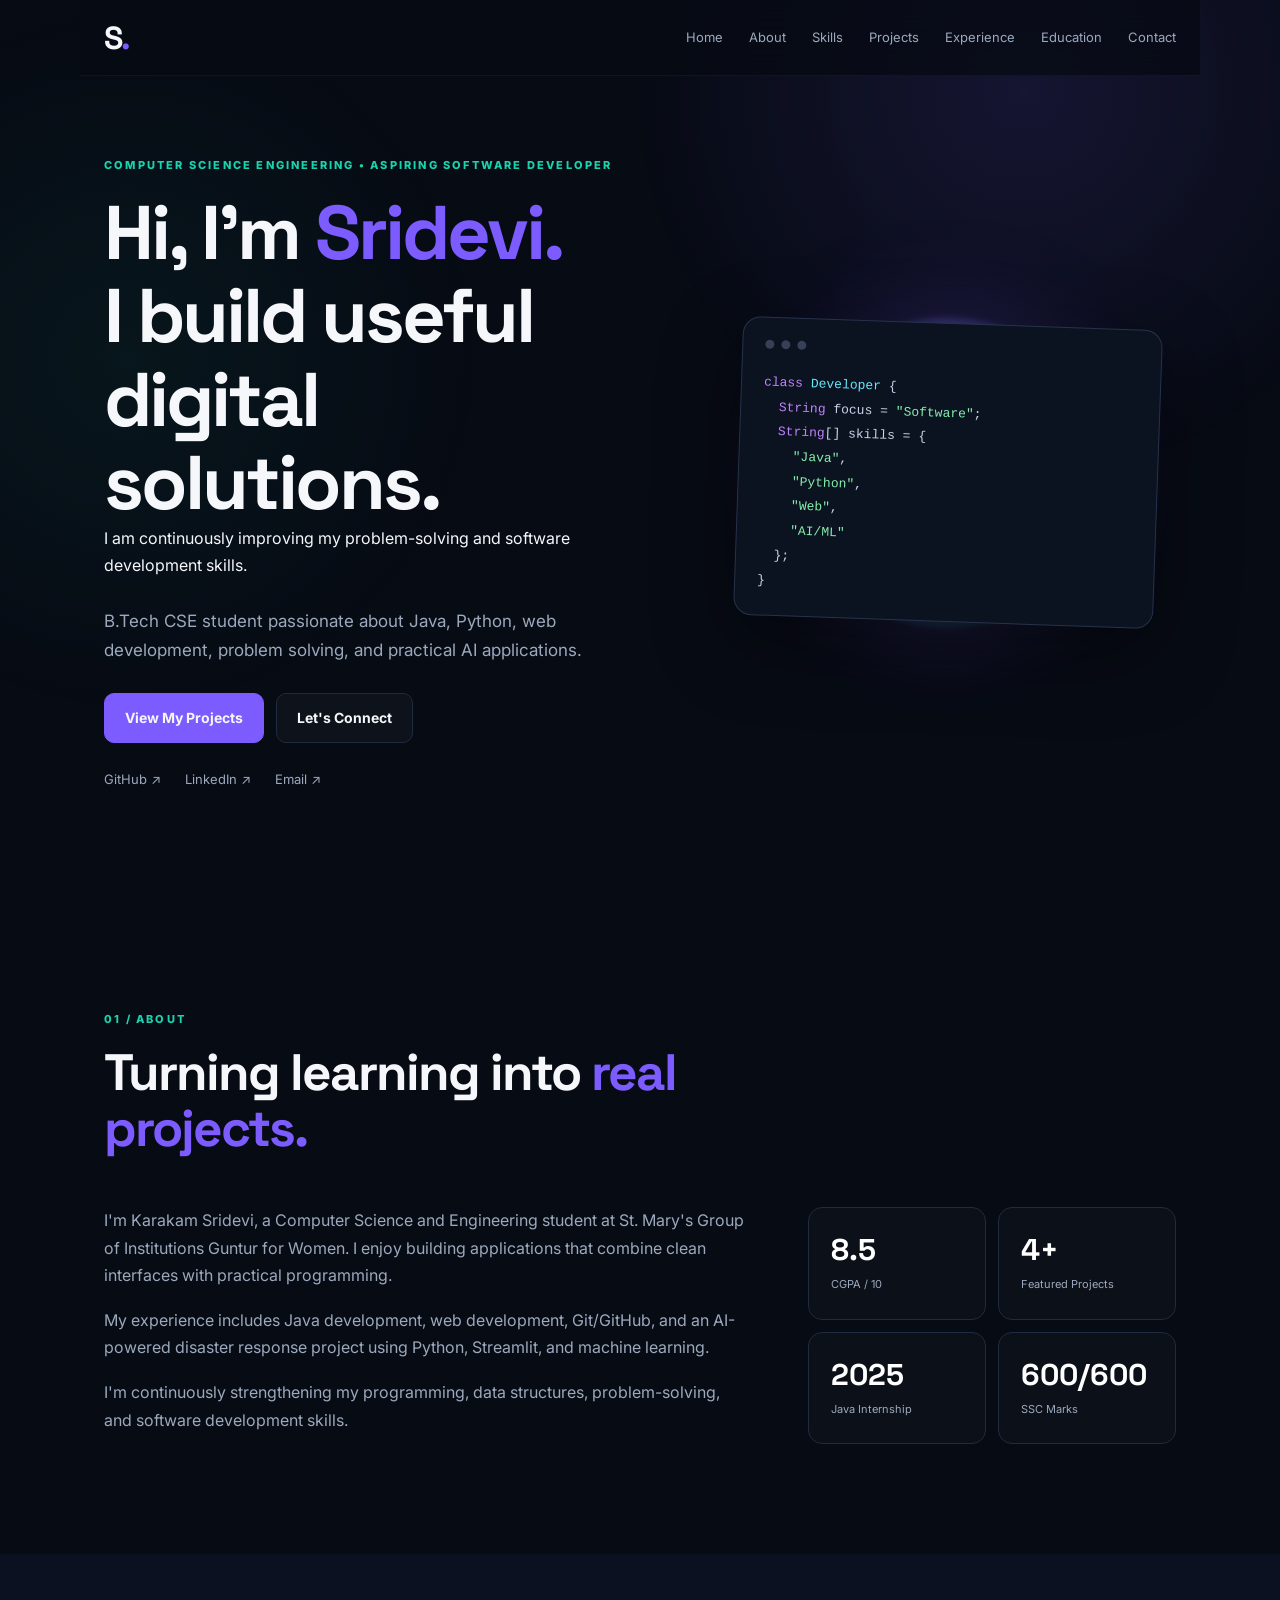
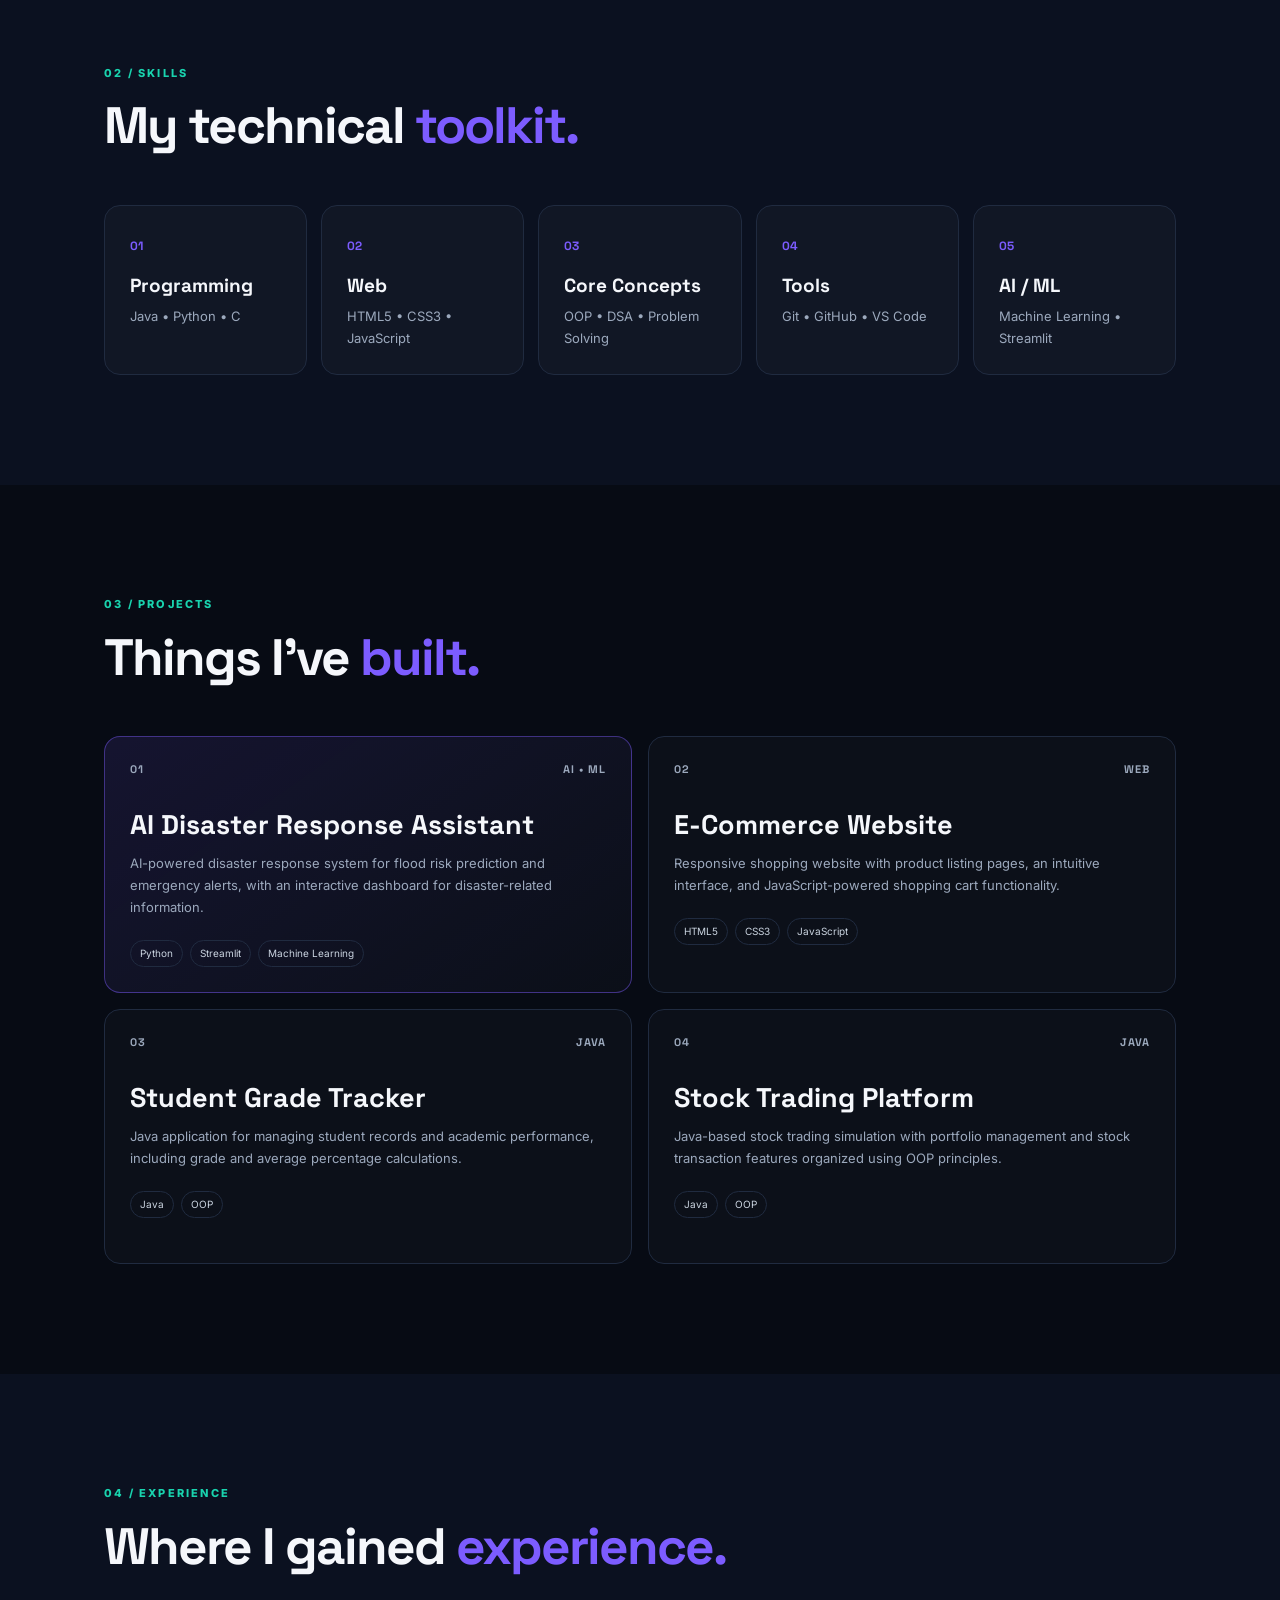
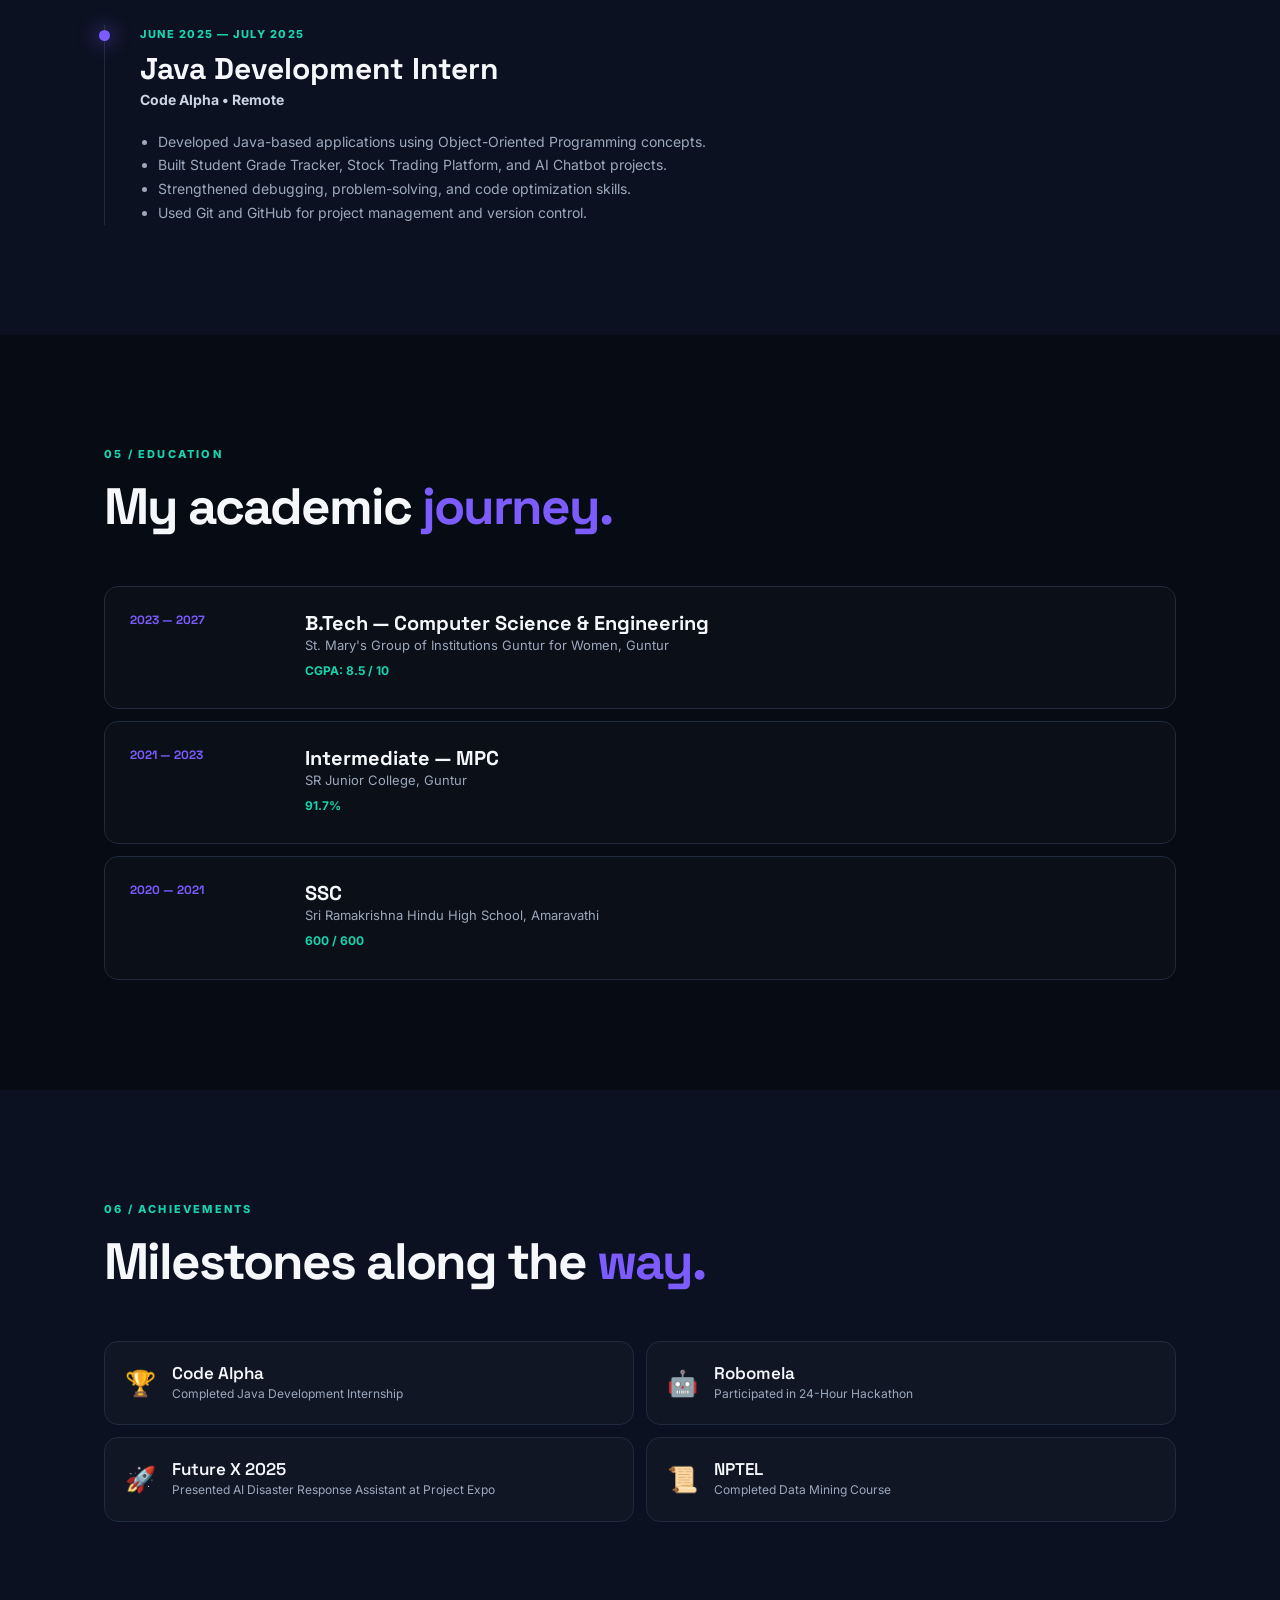
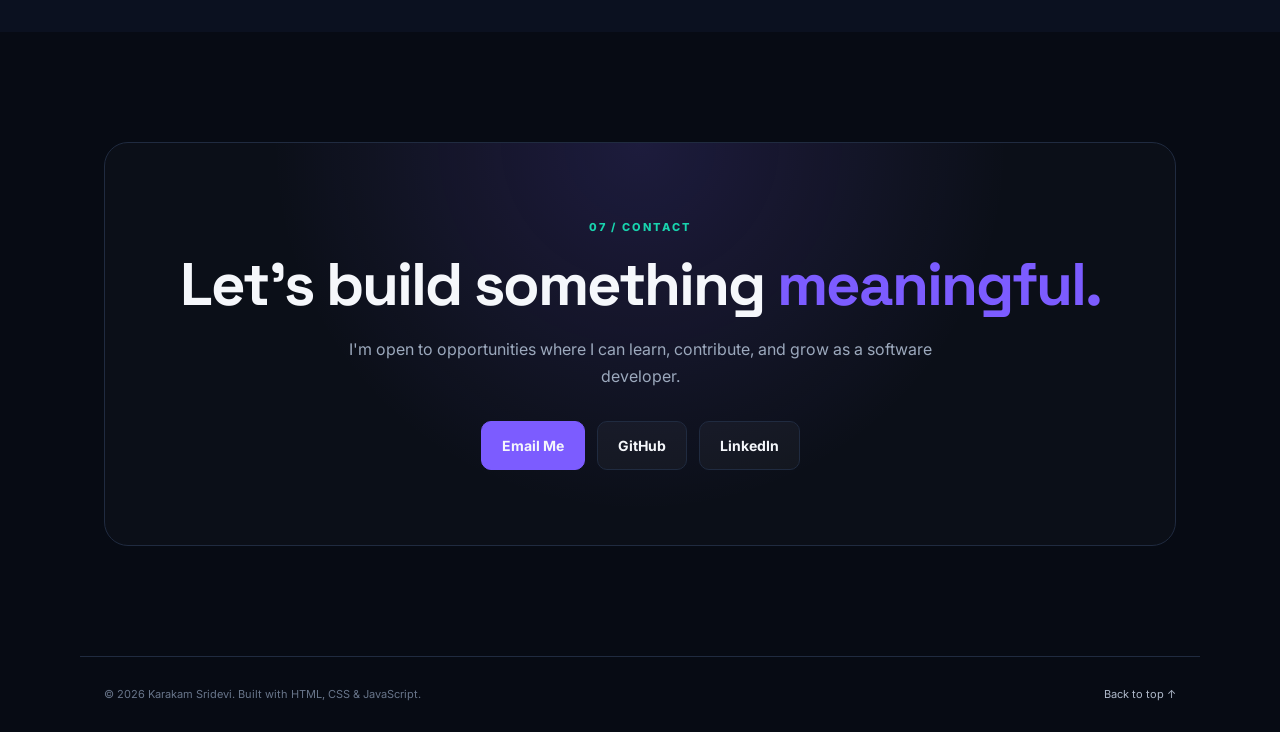
<file: index.html>
<!DOCTYPE html>
<html lang="en">
<head>
  <meta charset="UTF-8">
  <meta name="viewport" content="width=device-width, initial-scale=1.0">
  <meta name="description" content="Karakam Sridevi - Computer Science Engineering student and aspiring software developer.">
  <title>Karakam Sridevi | Software Developer Portfolio</title>
  <link rel="preconnect" href="https://fonts.googleapis.com">
  <link rel="preconnect" href="https://fonts.gstatic.com" crossorigin>
  <link href="https://fonts.googleapis.com/css2?family=Inter:wght@400;500;600;700;800&family=Space+Grotesk:wght@500;600;700&display=swap" rel="stylesheet">
  <link rel="stylesheet" href="style.css">
</head>
<body>
  <header class="navbar">
    <a class="logo" href="#home">S<span>.</span></a>
    <button class="menu-toggle" aria-label="Toggle menu">☰</button>
    <nav id="nav">
      <a href="#home">Home</a>
      <a href="#about">About</a>
      <a href="#skills">Skills</a>
      <a href="#projects">Projects</a>
      <a href="#experience">Experience</a>
      <a href="#education">Education</a>
      <a href="#contact">Contact</a>
    </nav>
  </header>

  <main>
    <section id="home" class="hero section">
      <div class="hero-content reveal">
        <p class="eyebrow">COMPUTER SCIENCE ENGINEERING • ASPIRING SOFTWARE DEVELOPER</p>
        <h1>Hi, I'm <span>Sridevi.</span><br>I build useful digital solutions.</h1>
        <p>I am continuously improving my problem-solving and software development skills.</p>
        <p class="hero-text">
          B.Tech CSE student passionate about Java, Python, web development,
          problem solving, and practical AI applications.
        </p>
        <div class="hero-actions">
          <a class="btn primary" href="#projects">View My Projects</a>
          <a class="btn secondary" href="#contact">Let's Connect</a>
        </div>
        <div class="quick-links">
          <a href="https://github.com/sridevi1369" target="_blank" rel="noopener">GitHub ↗</a>
          <a href="https://www.linkedin.com/in/sridevi-karakam-6bb7a232a/" target="_blank" rel="noopener">LinkedIn ↗</a>
          <a href="mailto:karakamsridevi@gmail.com">Email ↗</a>
        </div>
      </div>
      <div class="hero-card reveal">
        <div class="orb"></div>
        <div class="code-card">
          <div class="dots"><i></i><i></i><i></i></div>
          <pre><code><span class="purple">class</span> <span class="blue">Developer</span> {
  <span class="purple">String</span> focus = <span class="green">"Software"</span>;
  <span class="purple">String</span>[] skills = {
    <span class="green">"Java"</span>,
    <span class="green">"Python"</span>,
    <span class="green">"Web"</span>,
    <span class="green">"AI/ML"</span>
  };
}</code></pre>
        </div>
      </div>
    </section>

    <section id="about" class="section">
      <div class="section-heading reveal">
        <p class="eyebrow">01 / ABOUT</p>
        <h2>Turning learning into <span>real projects.</span></h2>
      </div>
      <div class="about-grid">
        <div class="about-text reveal">
          <p>
            I'm Karakam Sridevi, a Computer Science and Engineering student at
            St. Mary's Group of Institutions Guntur for Women. I enjoy building
            applications that combine clean interfaces with practical programming.
          </p>
          <p>
            My experience includes Java development, web development, Git/GitHub,
            and an AI-powered disaster response project using Python, Streamlit,
            and machine learning.
          </p>
          <p>
            I'm continuously strengthening my programming, data structures,
            problem-solving, and software development skills.
          </p>
        </div>
        <div class="stats reveal">
          <div class="stat"><strong>8.5</strong><span>CGPA / 10</span></div>
          <div class="stat"><strong>4+</strong><span>Featured Projects</span></div>
          <div class="stat"><strong>2025</strong><span>Java Internship</span></div>
          <div class="stat"><strong>600/600</strong><span>SSC Marks</span></div>
        </div>
      </div>
    </section>

    <section id="skills" class="section alt">
      <div class="section-heading reveal">
        <p class="eyebrow">02 / SKILLS</p>
        <h2>My technical <span>toolkit.</span></h2>
      </div>
      <div class="skills-grid">
        <article class="skill-card reveal"><span class="skill-icon">01</span><h3>Programming</h3><p>Java • Python • C</p></article>
        <article class="skill-card reveal"><span class="skill-icon">02</span><h3>Web</h3><p>HTML5 • CSS3 • JavaScript</p></article>
        <article class="skill-card reveal"><span class="skill-icon">03</span><h3>Core Concepts</h3><p>OOP • DSA • Problem Solving</p></article>
        <article class="skill-card reveal"><span class="skill-icon">04</span><h3>Tools</h3><p>Git • GitHub • VS Code</p></article>
        <article class="skill-card reveal"><span class="skill-icon">05</span><h3>AI / ML</h3><p>Machine Learning • Streamlit</p></article>
      </div>
    </section>

    <section id="projects" class="section">
      <div class="section-heading reveal">
        <p class="eyebrow">03 / PROJECTS</p>
        <h2>Things I've <span>built.</span></h2>
      </div>
      <div class="projects-grid">
        <article class="project-card featured reveal">
          <div class="project-top"><span>01</span><span>AI • ML</span></div>
          <h3>AI Disaster Response Assistant</h3>
          <p>AI-powered disaster response system for flood risk prediction and emergency alerts, with an interactive dashboard for disaster-related information.</p>
          <div class="tags"><span>Python</span><span>Streamlit</span><span>Machine Learning</span></div>
        </article>
        <article class="project-card reveal">
          <div class="project-top"><span>02</span><span>WEB</span></div>
          <h3>E-Commerce Website</h3>
          <p>Responsive shopping website with product listing pages, an intuitive interface, and JavaScript-powered shopping cart functionality.</p>
          <div class="tags"><span>HTML5</span><span>CSS3</span><span>JavaScript</span></div>
        </article>
        <article class="project-card reveal">
          <div class="project-top"><span>03</span><span>JAVA</span></div>
          <h3>Student Grade Tracker</h3>
          <p>Java application for managing student records and academic performance, including grade and average percentage calculations.</p>
          <div class="tags"><span>Java</span><span>OOP</span></div>
        </article>
        <article class="project-card reveal">
          <div class="project-top"><span>04</span><span>JAVA</span></div>
          <h3>Stock Trading Platform</h3>
          <p>Java-based stock trading simulation with portfolio management and stock transaction features organized using OOP principles.</p>
          <div class="tags"><span>Java</span><span>OOP</span></div>
        </article>
      </div>
    </section>

    <section id="experience" class="section alt">
      <div class="section-heading reveal">
        <p class="eyebrow">04 / EXPERIENCE</p>
        <h2>Where I gained <span>experience.</span></h2>
      </div>
      <div class="timeline reveal">
        <div class="timeline-item">
          <div class="timeline-dot"></div>
          <div>
            <p class="timeline-date">JUNE 2025 — JULY 2025</p>
            <h3>Java Development Intern</h3>
            <h4>Code Alpha • Remote</h4>
            <ul>
              <li>Developed Java-based applications using Object-Oriented Programming concepts.</li>
              <li>Built Student Grade Tracker, Stock Trading Platform, and AI Chatbot projects.</li>
              <li>Strengthened debugging, problem-solving, and code optimization skills.</li>
              <li>Used Git and GitHub for project management and version control.</li>
            </ul>
          </div>
        </div>
      </div>
    </section>

    <section id="education" class="section">
      <div class="section-heading reveal">
        <p class="eyebrow">05 / EDUCATION</p>
        <h2>My academic <span>journey.</span></h2>
      </div>
      <div class="education-list">
        <article class="edu-card reveal">
          <span>2023 — 2027</span>
          <div><h3>B.Tech — Computer Science & Engineering</h3><p>St. Mary's Group of Institutions Guntur for Women, Guntur</p><strong>CGPA: 8.5 / 10</strong></div>
        </article>
        <article class="edu-card reveal">
          <span>2021 — 2023</span>
          <div><h3>Intermediate — MPC</h3><p>SR Junior College, Guntur</p><strong>91.7%</strong></div>
        </article>
        <article class="edu-card reveal">
          <span>2020 — 2021</span>
          <div><h3>SSC</h3><p>Sri Ramakrishna Hindu High School, Amaravathi</p><strong>600 / 600</strong></div>
        </article>
      </div>
    </section>

    <section id="achievements" class="section alt">
      <div class="section-heading reveal">
        <p class="eyebrow">06 / ACHIEVEMENTS</p>
        <h2>Milestones along the <span>way.</span></h2>
      </div>
      <div class="achievement-grid">
        <div class="achievement reveal">🏆 <div><strong>Code Alpha</strong><span>Completed Java Development Internship</span></div></div>
        <div class="achievement reveal">🤖 <div><strong>Robomela</strong><span>Participated in 24-Hour Hackathon</span></div></div>
        <div class="achievement reveal">🚀 <div><strong>Future X 2025</strong><span>Presented AI Disaster Response Assistant at Project Expo</span></div></div>
        <div class="achievement reveal">📜 <div><strong>NPTEL</strong><span>Completed Data Mining Course</span></div></div>
      </div>
    </section>

    <section id="contact" class="section contact">
      <div class="contact-box reveal">
        <p class="eyebrow">07 / CONTACT</p>
        <h2>Let's build something <span>meaningful.</span></h2>
        <p>I'm open to opportunities where I can learn, contribute, and grow as a software developer.</p>
        <div class="contact-actions">
          <a class="btn primary" href="mailto:karakamsridevi@gmail.com">Email Me</a>
          <a class="btn secondary" href="https://github.com/sridevi1369" target="_blank" rel="noopener">GitHub</a>
          <a class="btn secondary" href="https://www.linkedin.com/in/sridevi-karakam-6bb7a232a/" target="_blank" rel="noopener">LinkedIn</a>
        </div>
      </div>
    </section>
  </main>

  <footer>
    <p>© <span id="year"></span> Karakam Sridevi. Built with HTML, CSS & JavaScript.</p>
    <a href="#home">Back to top ↑</a>
  </footer>

  <script src="script.js"></script>
</body>
</html>
</file>
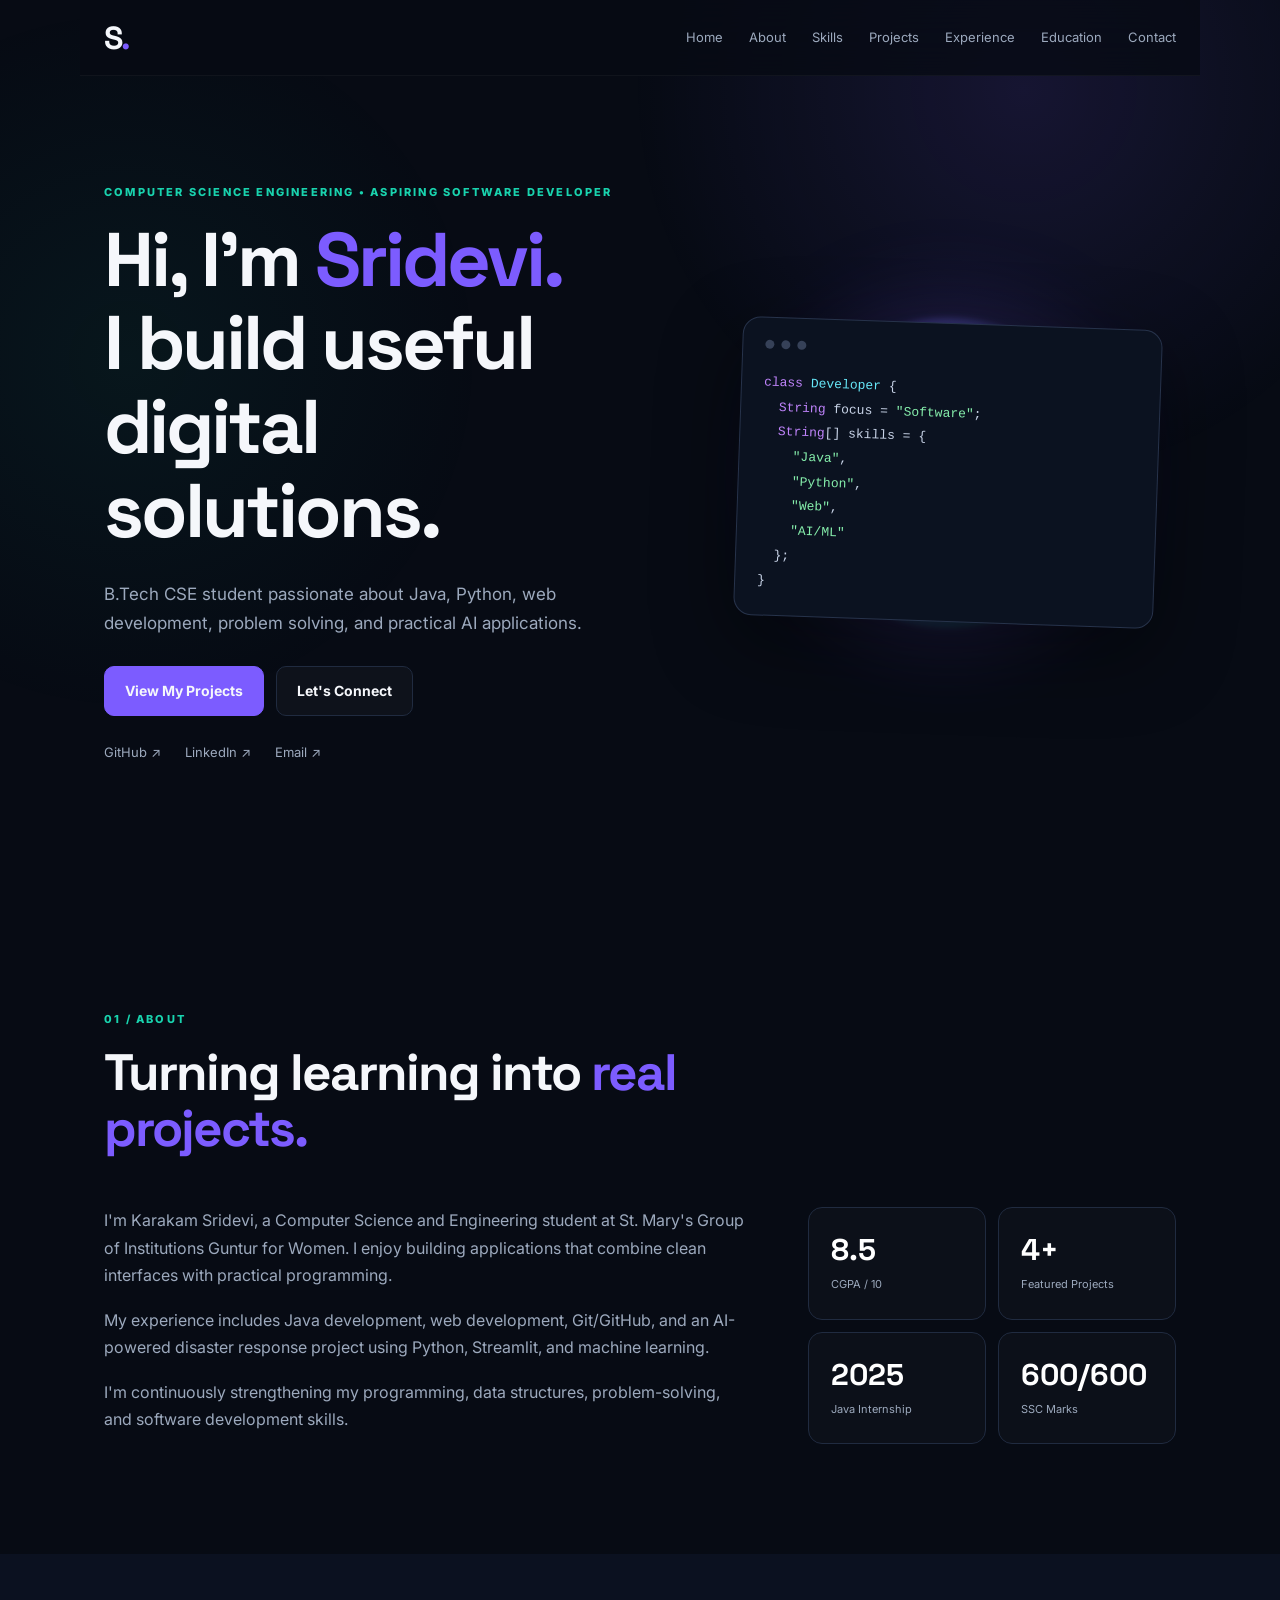
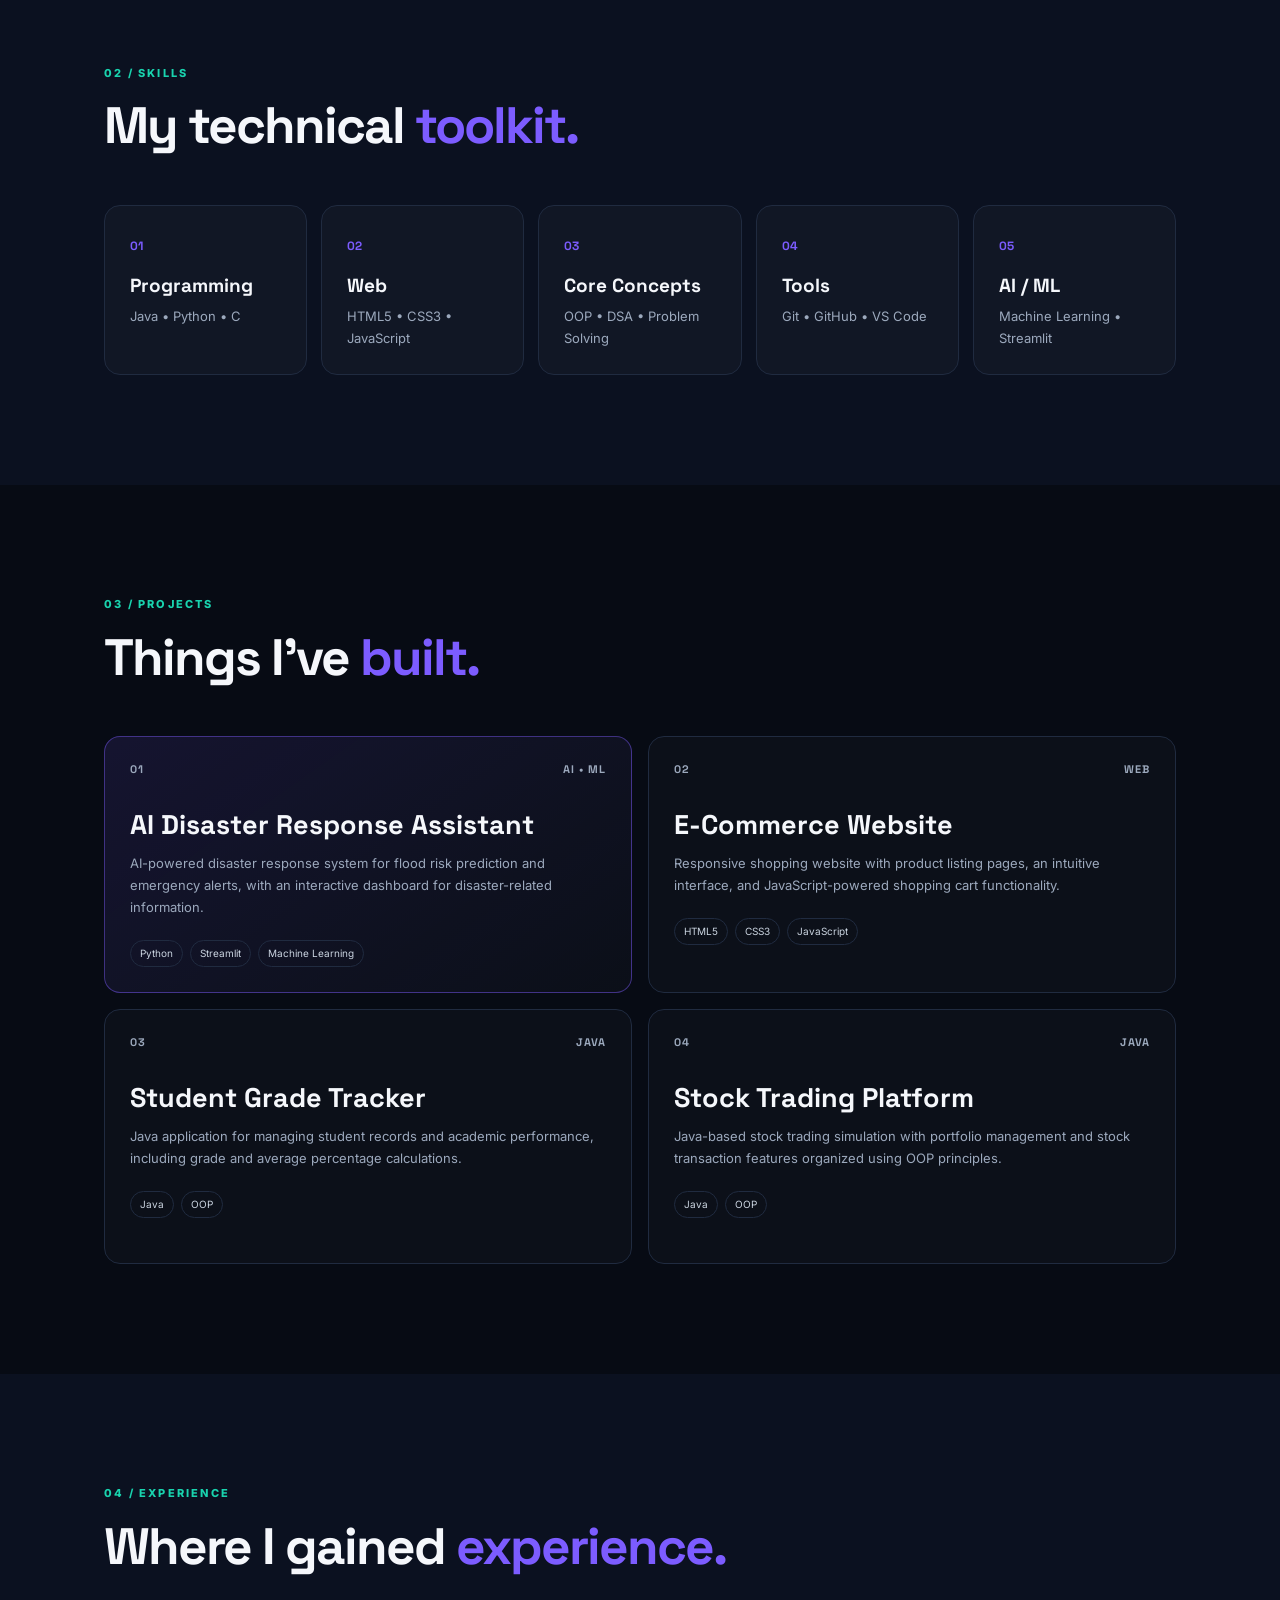
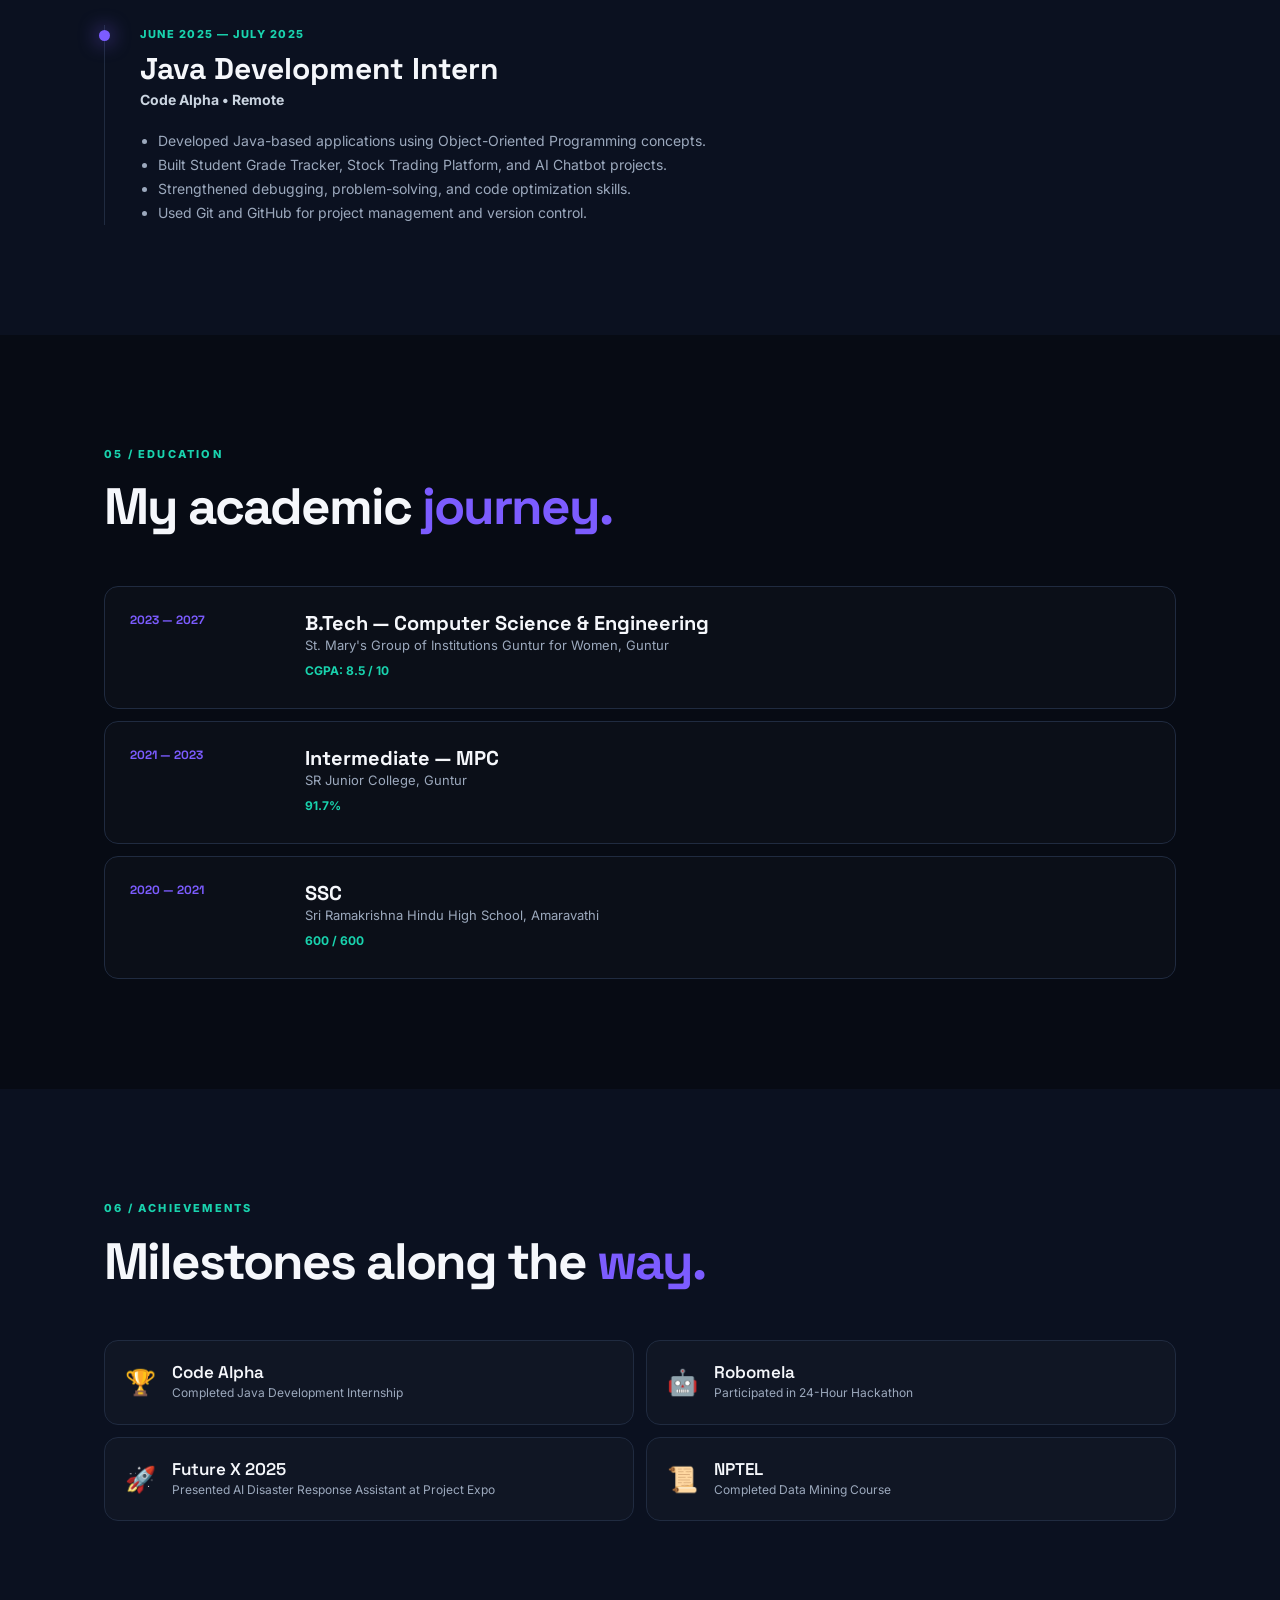
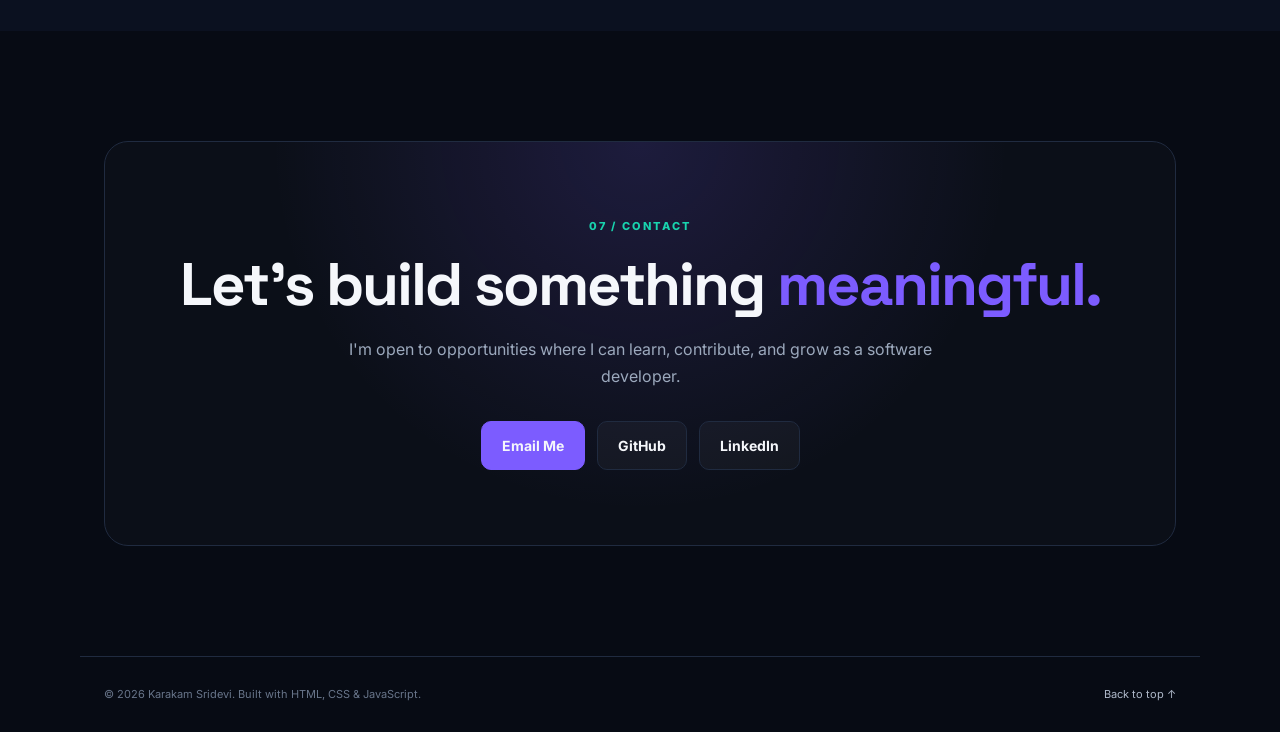
<file: sridevi-portfolio/index.html>
<!DOCTYPE html>
<html lang="en">
<head>
  <meta charset="UTF-8">
  <meta name="viewport" content="width=device-width, initial-scale=1.0">
  <meta name="description" content="Karakam Sridevi - Computer Science Engineering student and aspiring software developer.">
  <title>Karakam Sridevi | Software Developer Portfolio</title>
  <link rel="preconnect" href="https://fonts.googleapis.com">
  <link rel="preconnect" href="https://fonts.gstatic.com" crossorigin>
  <link href="https://fonts.googleapis.com/css2?family=Inter:wght@400;500;600;700;800&family=Space+Grotesk:wght@500;600;700&display=swap" rel="stylesheet">
  <link rel="stylesheet" href="style.css">
</head>
<body>
  <header class="navbar">
    <a class="logo" href="#home">S<span>.</span></a>
    <button class="menu-toggle" aria-label="Toggle menu">☰</button>
    <nav id="nav">
      <a href="#home">Home</a>
      <a href="#about">About</a>
      <a href="#skills">Skills</a>
      <a href="#projects">Projects</a>
      <a href="#experience">Experience</a>
      <a href="#education">Education</a>
      <a href="#contact">Contact</a>
    </nav>
  </header>

  <main>
    <section id="home" class="hero section">
      <div class="hero-content reveal">
        <p class="eyebrow">COMPUTER SCIENCE ENGINEERING • ASPIRING SOFTWARE DEVELOPER</p>
        <h1>Hi, I'm <span>Sridevi.</span><br>I build useful digital solutions.</h1>
        <p class="hero-text">
          B.Tech CSE student passionate about Java, Python, web development,
          problem solving, and practical AI applications.
        </p>
        <div class="hero-actions">
          <a class="btn primary" href="#projects">View My Projects</a>
          <a class="btn secondary" href="#contact">Let's Connect</a>
        </div>
        <div class="quick-links">
          <a href="https://github.com/sridevi1369" target="_blank" rel="noopener">GitHub ↗</a>
          <a href="https://www.linkedin.com/in/sridevi-karakam-6bb7a232a/" target="_blank" rel="noopener">LinkedIn ↗</a>
          <a href="mailto:karakamsridevi@gmail.com">Email ↗</a>
        </div>
      </div>
      <div class="hero-card reveal">
        <div class="orb"></div>
        <div class="code-card">
          <div class="dots"><i></i><i></i><i></i></div>
          <pre><code><span class="purple">class</span> <span class="blue">Developer</span> {
  <span class="purple">String</span> focus = <span class="green">"Software"</span>;
  <span class="purple">String</span>[] skills = {
    <span class="green">"Java"</span>,
    <span class="green">"Python"</span>,
    <span class="green">"Web"</span>,
    <span class="green">"AI/ML"</span>
  };
}</code></pre>
        </div>
      </div>
    </section>

    <section id="about" class="section">
      <div class="section-heading reveal">
        <p class="eyebrow">01 / ABOUT</p>
        <h2>Turning learning into <span>real projects.</span></h2>
      </div>
      <div class="about-grid">
        <div class="about-text reveal">
          <p>
            I'm Karakam Sridevi, a Computer Science and Engineering student at
            St. Mary's Group of Institutions Guntur for Women. I enjoy building
            applications that combine clean interfaces with practical programming.
          </p>
          <p>
            My experience includes Java development, web development, Git/GitHub,
            and an AI-powered disaster response project using Python, Streamlit,
            and machine learning.
          </p>
          <p>
            I'm continuously strengthening my programming, data structures,
            problem-solving, and software development skills.
          </p>
        </div>
        <div class="stats reveal">
          <div class="stat"><strong>8.5</strong><span>CGPA / 10</span></div>
          <div class="stat"><strong>4+</strong><span>Featured Projects</span></div>
          <div class="stat"><strong>2025</strong><span>Java Internship</span></div>
          <div class="stat"><strong>600/600</strong><span>SSC Marks</span></div>
        </div>
      </div>
    </section>

    <section id="skills" class="section alt">
      <div class="section-heading reveal">
        <p class="eyebrow">02 / SKILLS</p>
        <h2>My technical <span>toolkit.</span></h2>
      </div>
      <div class="skills-grid">
        <article class="skill-card reveal"><span class="skill-icon">01</span><h3>Programming</h3><p>Java • Python • C</p></article>
        <article class="skill-card reveal"><span class="skill-icon">02</span><h3>Web</h3><p>HTML5 • CSS3 • JavaScript</p></article>
        <article class="skill-card reveal"><span class="skill-icon">03</span><h3>Core Concepts</h3><p>OOP • DSA • Problem Solving</p></article>
        <article class="skill-card reveal"><span class="skill-icon">04</span><h3>Tools</h3><p>Git • GitHub • VS Code</p></article>
        <article class="skill-card reveal"><span class="skill-icon">05</span><h3>AI / ML</h3><p>Machine Learning • Streamlit</p></article>
      </div>
    </section>

    <section id="projects" class="section">
      <div class="section-heading reveal">
        <p class="eyebrow">03 / PROJECTS</p>
        <h2>Things I've <span>built.</span></h2>
      </div>
      <div class="projects-grid">
        <article class="project-card featured reveal">
          <div class="project-top"><span>01</span><span>AI • ML</span></div>
          <h3>AI Disaster Response Assistant</h3>
          <p>AI-powered disaster response system for flood risk prediction and emergency alerts, with an interactive dashboard for disaster-related information.</p>
          <div class="tags"><span>Python</span><span>Streamlit</span><span>Machine Learning</span></div>
        </article>
        <article class="project-card reveal">
          <div class="project-top"><span>02</span><span>WEB</span></div>
          <h3>E-Commerce Website</h3>
          <p>Responsive shopping website with product listing pages, an intuitive interface, and JavaScript-powered shopping cart functionality.</p>
          <div class="tags"><span>HTML5</span><span>CSS3</span><span>JavaScript</span></div>
        </article>
        <article class="project-card reveal">
          <div class="project-top"><span>03</span><span>JAVA</span></div>
          <h3>Student Grade Tracker</h3>
          <p>Java application for managing student records and academic performance, including grade and average percentage calculations.</p>
          <div class="tags"><span>Java</span><span>OOP</span></div>
        </article>
        <article class="project-card reveal">
          <div class="project-top"><span>04</span><span>JAVA</span></div>
          <h3>Stock Trading Platform</h3>
          <p>Java-based stock trading simulation with portfolio management and stock transaction features organized using OOP principles.</p>
          <div class="tags"><span>Java</span><span>OOP</span></div>
        </article>
      </div>
    </section>

    <section id="experience" class="section alt">
      <div class="section-heading reveal">
        <p class="eyebrow">04 / EXPERIENCE</p>
        <h2>Where I gained <span>experience.</span></h2>
      </div>
      <div class="timeline reveal">
        <div class="timeline-item">
          <div class="timeline-dot"></div>
          <div>
            <p class="timeline-date">JUNE 2025 — JULY 2025</p>
            <h3>Java Development Intern</h3>
            <h4>Code Alpha • Remote</h4>
            <ul>
              <li>Developed Java-based applications using Object-Oriented Programming concepts.</li>
              <li>Built Student Grade Tracker, Stock Trading Platform, and AI Chatbot projects.</li>
              <li>Strengthened debugging, problem-solving, and code optimization skills.</li>
              <li>Used Git and GitHub for project management and version control.</li>
            </ul>
          </div>
        </div>
      </div>
    </section>

    <section id="education" class="section">
      <div class="section-heading reveal">
        <p class="eyebrow">05 / EDUCATION</p>
        <h2>My academic <span>journey.</span></h2>
      </div>
      <div class="education-list">
        <article class="edu-card reveal">
          <span>2023 — 2027</span>
          <div><h3>B.Tech — Computer Science & Engineering</h3><p>St. Mary's Group of Institutions Guntur for Women, Guntur</p><strong>CGPA: 8.5 / 10</strong></div>
        </article>
        <article class="edu-card reveal">
          <span>2021 — 2023</span>
          <div><h3>Intermediate — MPC</h3><p>SR Junior College, Guntur</p><strong>91.7%</strong></div>
        </article>
        <article class="edu-card reveal">
          <span>2020 — 2021</span>
          <div><h3>SSC</h3><p>Sri Ramakrishna Hindu High School, Amaravathi</p><strong>600 / 600</strong></div>
        </article>
      </div>
    </section>

    <section id="achievements" class="section alt">
      <div class="section-heading reveal">
        <p class="eyebrow">06 / ACHIEVEMENTS</p>
        <h2>Milestones along the <span>way.</span></h2>
      </div>
      <div class="achievement-grid">
        <div class="achievement reveal">🏆 <div><strong>Code Alpha</strong><span>Completed Java Development Internship</span></div></div>
        <div class="achievement reveal">🤖 <div><strong>Robomela</strong><span>Participated in 24-Hour Hackathon</span></div></div>
        <div class="achievement reveal">🚀 <div><strong>Future X 2025</strong><span>Presented AI Disaster Response Assistant at Project Expo</span></div></div>
        <div class="achievement reveal">📜 <div><strong>NPTEL</strong><span>Completed Data Mining Course</span></div></div>
      </div>
    </section>

    <section id="contact" class="section contact">
      <div class="contact-box reveal">
        <p class="eyebrow">07 / CONTACT</p>
        <h2>Let's build something <span>meaningful.</span></h2>
        <p>I'm open to opportunities where I can learn, contribute, and grow as a software developer.</p>
        <div class="contact-actions">
          <a class="btn primary" href="mailto:karakamsridevi@gmail.com">Email Me</a>
          <a class="btn secondary" href="https://github.com/sridevi1369" target="_blank" rel="noopener">GitHub</a>
          <a class="btn secondary" href="https://www.linkedin.com/in/sridevi-karakam-6bb7a232a/" target="_blank" rel="noopener">LinkedIn</a>
        </div>
      </div>
    </section>
  </main>

  <footer>
    <p>© <span id="year"></span> Karakam Sridevi. Built with HTML, CSS & JavaScript.</p>
    <a href="#home">Back to top ↑</a>
  </footer>

  <script src="script.js"></script>
</body>
</html>
</file>
<file: style.css>
*{margin:0;padding:0;box-sizing:border-box}
:root{--bg:#070b14;--bg2:#0b1120;--card:#0f1728;--text:#f5f7fb;--muted:#9ca9bd;--line:#202b40;--accent:#7c5cff;--accent2:#19d3ae;--max:1120px}
html{scroll-behavior:smooth}
body{font-family:Inter,Arial,sans-serif;background:var(--bg);color:var(--text);line-height:1.7;overflow-x:hidden}
body:before{content:"";position:fixed;inset:0;pointer-events:none;background:radial-gradient(circle at 80% 10%,rgba(124,92,255,.13),transparent 30%),radial-gradient(circle at 10% 40%,rgba(25,211,174,.06),transparent 28%);z-index:-1}
a{color:inherit;text-decoration:none}
.navbar{height:76px;display:flex;align-items:center;justify-content:space-between;max-width:var(--max);margin:auto;padding:0 24px;position:sticky;top:0;background:rgba(7,11,20,.78);backdrop-filter:blur(18px);z-index:20;border-bottom:1px solid rgba(255,255,255,.04)}
.logo{font:700 32px "Space Grotesk";letter-spacing:-2px}.logo span{color:var(--accent)}
nav{display:flex;gap:26px}nav a{font-size:13px;color:var(--muted);transition:.25s}nav a:hover{color:#fff}
.menu-toggle{display:none;background:none;border:0;color:white;font-size:25px}
.section{max-width:var(--max);margin:auto;padding:110px 24px}
.hero{min-height:calc(100vh - 76px);display:grid;grid-template-columns:1.1fr .9fr;align-items:center;gap:60px;padding-top:80px}
.eyebrow{color:var(--accent2);font-size:11px;font-weight:800;letter-spacing:2.2px;margin-bottom:16px}
h1,h2,h3{font-family:"Space Grotesk",sans-serif;line-height:1.1}
h1{font-size:clamp(45px,6vw,76px);letter-spacing:-3px;max-width:850px}
h1 span,h2 span{color:var(--accent)}
.hero-text{font-size:17px;color:var(--muted);max-width:650px;margin:28px 0}
.hero-actions,.contact-actions{display:flex;gap:12px;flex-wrap:wrap}.btn{padding:12px 20px;border-radius:10px;border:1px solid var(--line);font-size:14px;font-weight:700;transition:.25s}.btn:hover{transform:translateY(-3px)}.primary{background:var(--accent);border-color:var(--accent)}.secondary{background:rgba(255,255,255,.03)}
.quick-links{display:flex;gap:24px;margin-top:25px;font-size:13px;color:var(--muted)}.quick-links a:hover{color:#fff}
.hero-card{position:relative;min-height:430px;display:grid;place-items:center}.orb{position:absolute;width:310px;height:310px;border-radius:50%;background:linear-gradient(135deg,rgba(124,92,255,.45),rgba(25,211,174,.15));filter:blur(3px);box-shadow:0 0 100px rgba(124,92,255,.25)}
.code-card{position:relative;width:min(100%,420px);background:#0b1220;border:1px solid #27334b;border-radius:18px;padding:22px;box-shadow:0 25px 80px rgba(0,0,0,.45);transform:rotate(2deg)}
.dots{display:flex;gap:7px;margin-bottom:22px}.dots i{width:9px;height:9px;border-radius:50%;background:#364158}
pre{font:13px/1.9 Consolas,monospace;color:#c9d4e8;white-space:pre-wrap}.purple{color:#c084fc}.blue{color:#67e8f9}.green{color:#86efac}
.section-heading{max-width:760px;margin-bottom:50px}.section-heading h2{font-size:clamp(34px,4vw,55px);letter-spacing:-2px}
.about-grid{display:grid;grid-template-columns:1.4fr .8fr;gap:60px}.about-text{color:var(--muted);font-size:16px}.about-text p+p{margin-top:18px}
.stats{display:grid;grid-template-columns:1fr 1fr;gap:12px}.stat{border:1px solid var(--line);background:rgba(255,255,255,.025);padding:22px;border-radius:14px}.stat strong{display:block;font:700 30px "Space Grotesk";color:#fff}.stat span{font-size:11px;color:var(--muted)}
.alt{max-width:none;background:var(--bg2);padding-left:max(24px,calc((100% - var(--max))/2 + 24px));padding-right:max(24px,calc((100% - var(--max))/2 + 24px))}
.skills-grid{display:grid;grid-template-columns:repeat(5,1fr);gap:14px}.skill-card,.project-card{border:1px solid var(--line);background:rgba(255,255,255,.025);border-radius:16px;padding:25px;transition:.3s}.skill-card:hover,.project-card:hover{transform:translateY(-6px);border-color:#394968}.skill-icon{color:var(--accent);font:700 12px "Space Grotesk"}.skill-card h3{font-size:19px;margin:18px 0 8px}.skill-card p,.project-card p{font-size:13px;color:var(--muted)}
.projects-grid{display:grid;grid-template-columns:1fr 1fr;gap:16px}.project-card{min-height:255px}.project-card.featured{border-color:rgba(124,92,255,.45);background:linear-gradient(145deg,rgba(124,92,255,.12),rgba(255,255,255,.02))}
.project-top{display:flex;justify-content:space-between;color:var(--muted);font:700 11px "Space Grotesk";letter-spacing:1px}.project-card h3{font-size:27px;margin:34px 0 12px}.tags{display:flex;gap:7px;flex-wrap:wrap;margin-top:22px}.tags span{border:1px solid var(--line);border-radius:30px;padding:4px 9px;font-size:10px;color:#cbd5e1}
.timeline{border-left:1px solid var(--line);padding-left:35px;max-width:850px}.timeline-item{position:relative}.timeline-dot{position:absolute;left:-41px;top:5px;width:11px;height:11px;border-radius:50%;background:var(--accent);box-shadow:0 0 20px var(--accent)}.timeline-date{font-size:11px;color:var(--accent2);font-weight:800;letter-spacing:1.5px}.timeline h3{font-size:30px;margin:8px 0 3px}.timeline h4{color:#cbd5e1;font-size:14px;margin-bottom:18px}.timeline ul{color:var(--muted);font-size:14px;padding-left:18px}
.education-list{display:grid;gap:12px}.edu-card{display:grid;grid-template-columns:150px 1fr;gap:25px;padding:25px;border:1px solid var(--line);border-radius:14px;background:rgba(255,255,255,.02)}.edu-card>span{color:var(--accent);font:700 12px "Space Grotesk"}.edu-card h3{font-size:20px}.edu-card p{color:var(--muted);font-size:13px}.edu-card strong{font-size:12px;color:var(--accent2)}
.achievement-grid{display:grid;grid-template-columns:1fr 1fr;gap:12px}.achievement{display:flex;gap:16px;align-items:flex-start;border:1px solid var(--line);padding:20px;border-radius:14px;background:rgba(255,255,255,.02);font-size:25px}.achievement strong,.achievement span{display:block}.achievement strong{font:600 17px "Space Grotesk"}.achievement span{font-size:12px;color:var(--muted)}
.contact{text-align:center}.contact-box{border:1px solid var(--line);border-radius:24px;padding:75px 30px;background:radial-gradient(circle at 50% 0%,rgba(124,92,255,.16),transparent 55%),rgba(255,255,255,.02)}.contact-box h2{font-size:clamp(35px,5vw,60px);letter-spacing:-2px}.contact-box>p:not(.eyebrow){color:var(--muted);max-width:650px;margin:18px auto 30px}.contact-actions{justify-content:center}
footer{max-width:var(--max);margin:auto;padding:28px 24px;border-top:1px solid var(--line);display:flex;justify-content:space-between;color:#68758a;font-size:11px}footer a{color:#aeb8c9}
.reveal{opacity:0;transform:translateY(22px);transition:opacity .7s ease,transform .7s ease}.reveal.show{opacity:1;transform:none}
@media(max-width:850px){nav{display:none;position:absolute;top:76px;left:0;right:0;padding:18px 24px;background:#080d18;border-bottom:1px solid var(--line);flex-direction:column;gap:15px}.menu-toggle{display:block}.hero{grid-template-columns:1fr;padding-top:60px}.hero-card{min-height:300px}.skills-grid{grid-template-columns:1fr 1fr}.about-grid{grid-template-columns:1fr}.projects-grid,.achievement-grid{grid-template-columns:1fr}}
@media(max-width:550px){.section{padding:80px 18px}.hero{padding-top:45px}.hero h1{letter-spacing:-2px}.hero-card{display:none}.skills-grid{grid-template-columns:1fr}.edu-card{grid-template-columns:1fr;gap:8px}.quick-links{flex-wrap:wrap}.contact-box{padding:55px 20px}footer{flex-direction:column;gap:10px}}
</file>
<file: sridevi-portfolio/style.css>
*{margin:0;padding:0;box-sizing:border-box}
:root{--bg:#070b14;--bg2:#0b1120;--card:#0f1728;--text:#f5f7fb;--muted:#9ca9bd;--line:#202b40;--accent:#7c5cff;--accent2:#19d3ae;--max:1120px}
html{scroll-behavior:smooth}
body{font-family:Inter,Arial,sans-serif;background:var(--bg);color:var(--text);line-height:1.7;overflow-x:hidden}
body:before{content:"";position:fixed;inset:0;pointer-events:none;background:radial-gradient(circle at 80% 10%,rgba(124,92,255,.13),transparent 30%),radial-gradient(circle at 10% 40%,rgba(25,211,174,.06),transparent 28%);z-index:-1}
a{color:inherit;text-decoration:none}
.navbar{height:76px;display:flex;align-items:center;justify-content:space-between;max-width:var(--max);margin:auto;padding:0 24px;position:sticky;top:0;background:rgba(7,11,20,.78);backdrop-filter:blur(18px);z-index:20;border-bottom:1px solid rgba(255,255,255,.04)}
.logo{font:700 32px "Space Grotesk";letter-spacing:-2px}.logo span{color:var(--accent)}
nav{display:flex;gap:26px}nav a{font-size:13px;color:var(--muted);transition:.25s}nav a:hover{color:#fff}
.menu-toggle{display:none;background:none;border:0;color:white;font-size:25px}
.section{max-width:var(--max);margin:auto;padding:110px 24px}
.hero{min-height:calc(100vh - 76px);display:grid;grid-template-columns:1.1fr .9fr;align-items:center;gap:60px;padding-top:80px}
.eyebrow{color:var(--accent2);font-size:11px;font-weight:800;letter-spacing:2.2px;margin-bottom:16px}
h1,h2,h3{font-family:"Space Grotesk",sans-serif;line-height:1.1}
h1{font-size:clamp(45px,6vw,76px);letter-spacing:-3px;max-width:850px}
h1 span,h2 span{color:var(--accent)}
.hero-text{font-size:17px;color:var(--muted);max-width:650px;margin:28px 0}
.hero-actions,.contact-actions{display:flex;gap:12px;flex-wrap:wrap}.btn{padding:12px 20px;border-radius:10px;border:1px solid var(--line);font-size:14px;font-weight:700;transition:.25s}.btn:hover{transform:translateY(-3px)}.primary{background:var(--accent);border-color:var(--accent)}.secondary{background:rgba(255,255,255,.03)}
.quick-links{display:flex;gap:24px;margin-top:25px;font-size:13px;color:var(--muted)}.quick-links a:hover{color:#fff}
.hero-card{position:relative;min-height:430px;display:grid;place-items:center}.orb{position:absolute;width:310px;height:310px;border-radius:50%;background:linear-gradient(135deg,rgba(124,92,255,.45),rgba(25,211,174,.15));filter:blur(3px);box-shadow:0 0 100px rgba(124,92,255,.25)}
.code-card{position:relative;width:min(100%,420px);background:#0b1220;border:1px solid #27334b;border-radius:18px;padding:22px;box-shadow:0 25px 80px rgba(0,0,0,.45);transform:rotate(2deg)}
.dots{display:flex;gap:7px;margin-bottom:22px}.dots i{width:9px;height:9px;border-radius:50%;background:#364158}
pre{font:13px/1.9 Consolas,monospace;color:#c9d4e8;white-space:pre-wrap}.purple{color:#c084fc}.blue{color:#67e8f9}.green{color:#86efac}
.section-heading{max-width:760px;margin-bottom:50px}.section-heading h2{font-size:clamp(34px,4vw,55px);letter-spacing:-2px}
.about-grid{display:grid;grid-template-columns:1.4fr .8fr;gap:60px}.about-text{color:var(--muted);font-size:16px}.about-text p+p{margin-top:18px}
.stats{display:grid;grid-template-columns:1fr 1fr;gap:12px}.stat{border:1px solid var(--line);background:rgba(255,255,255,.025);padding:22px;border-radius:14px}.stat strong{display:block;font:700 30px "Space Grotesk";color:#fff}.stat span{font-size:11px;color:var(--muted)}
.alt{max-width:none;background:var(--bg2);padding-left:max(24px,calc((100% - var(--max))/2 + 24px));padding-right:max(24px,calc((100% - var(--max))/2 + 24px))}
.skills-grid{display:grid;grid-template-columns:repeat(5,1fr);gap:14px}.skill-card,.project-card{border:1px solid var(--line);background:rgba(255,255,255,.025);border-radius:16px;padding:25px;transition:.3s}.skill-card:hover,.project-card:hover{transform:translateY(-6px);border-color:#394968}.skill-icon{color:var(--accent);font:700 12px "Space Grotesk"}.skill-card h3{font-size:19px;margin:18px 0 8px}.skill-card p,.project-card p{font-size:13px;color:var(--muted)}
.projects-grid{display:grid;grid-template-columns:1fr 1fr;gap:16px}.project-card{min-height:255px}.project-card.featured{border-color:rgba(124,92,255,.45);background:linear-gradient(145deg,rgba(124,92,255,.12),rgba(255,255,255,.02))}
.project-top{display:flex;justify-content:space-between;color:var(--muted);font:700 11px "Space Grotesk";letter-spacing:1px}.project-card h3{font-size:27px;margin:34px 0 12px}.tags{display:flex;gap:7px;flex-wrap:wrap;margin-top:22px}.tags span{border:1px solid var(--line);border-radius:30px;padding:4px 9px;font-size:10px;color:#cbd5e1}
.timeline{border-left:1px solid var(--line);padding-left:35px;max-width:850px}.timeline-item{position:relative}.timeline-dot{position:absolute;left:-41px;top:5px;width:11px;height:11px;border-radius:50%;background:var(--accent);box-shadow:0 0 20px var(--accent)}.timeline-date{font-size:11px;color:var(--accent2);font-weight:800;letter-spacing:1.5px}.timeline h3{font-size:30px;margin:8px 0 3px}.timeline h4{color:#cbd5e1;font-size:14px;margin-bottom:18px}.timeline ul{color:var(--muted);font-size:14px;padding-left:18px}
.education-list{display:grid;gap:12px}.edu-card{display:grid;grid-template-columns:150px 1fr;gap:25px;padding:25px;border:1px solid var(--line);border-radius:14px;background:rgba(255,255,255,.02)}.edu-card>span{color:var(--accent);font:700 12px "Space Grotesk"}.edu-card h3{font-size:20px}.edu-card p{color:var(--muted);font-size:13px}.edu-card strong{font-size:12px;color:var(--accent2)}
.achievement-grid{display:grid;grid-template-columns:1fr 1fr;gap:12px}.achievement{display:flex;gap:16px;align-items:flex-start;border:1px solid var(--line);padding:20px;border-radius:14px;background:rgba(255,255,255,.02);font-size:25px}.achievement strong,.achievement span{display:block}.achievement strong{font:600 17px "Space Grotesk"}.achievement span{font-size:12px;color:var(--muted)}
.contact{text-align:center}.contact-box{border:1px solid var(--line);border-radius:24px;padding:75px 30px;background:radial-gradient(circle at 50% 0%,rgba(124,92,255,.16),transparent 55%),rgba(255,255,255,.02)}.contact-box h2{font-size:clamp(35px,5vw,60px);letter-spacing:-2px}.contact-box>p:not(.eyebrow){color:var(--muted);max-width:650px;margin:18px auto 30px}.contact-actions{justify-content:center}
footer{max-width:var(--max);margin:auto;padding:28px 24px;border-top:1px solid var(--line);display:flex;justify-content:space-between;color:#68758a;font-size:11px}footer a{color:#aeb8c9}
.reveal{opacity:0;transform:translateY(22px);transition:opacity .7s ease,transform .7s ease}.reveal.show{opacity:1;transform:none}
@media(max-width:850px){nav{display:none;position:absolute;top:76px;left:0;right:0;padding:18px 24px;background:#080d18;border-bottom:1px solid var(--line);flex-direction:column;gap:15px}.menu-toggle{display:block}.hero{grid-template-columns:1fr;padding-top:60px}.hero-card{min-height:300px}.skills-grid{grid-template-columns:1fr 1fr}.about-grid{grid-template-columns:1fr}.projects-grid,.achievement-grid{grid-template-columns:1fr}}
@media(max-width:550px){.section{padding:80px 18px}.hero{padding-top:45px}.hero h1{letter-spacing:-2px}.hero-card{display:none}.skills-grid{grid-template-columns:1fr}.edu-card{grid-template-columns:1fr;gap:8px}.quick-links{flex-wrap:wrap}.contact-box{padding:55px 20px}footer{flex-direction:column;gap:10px}}
</file>
